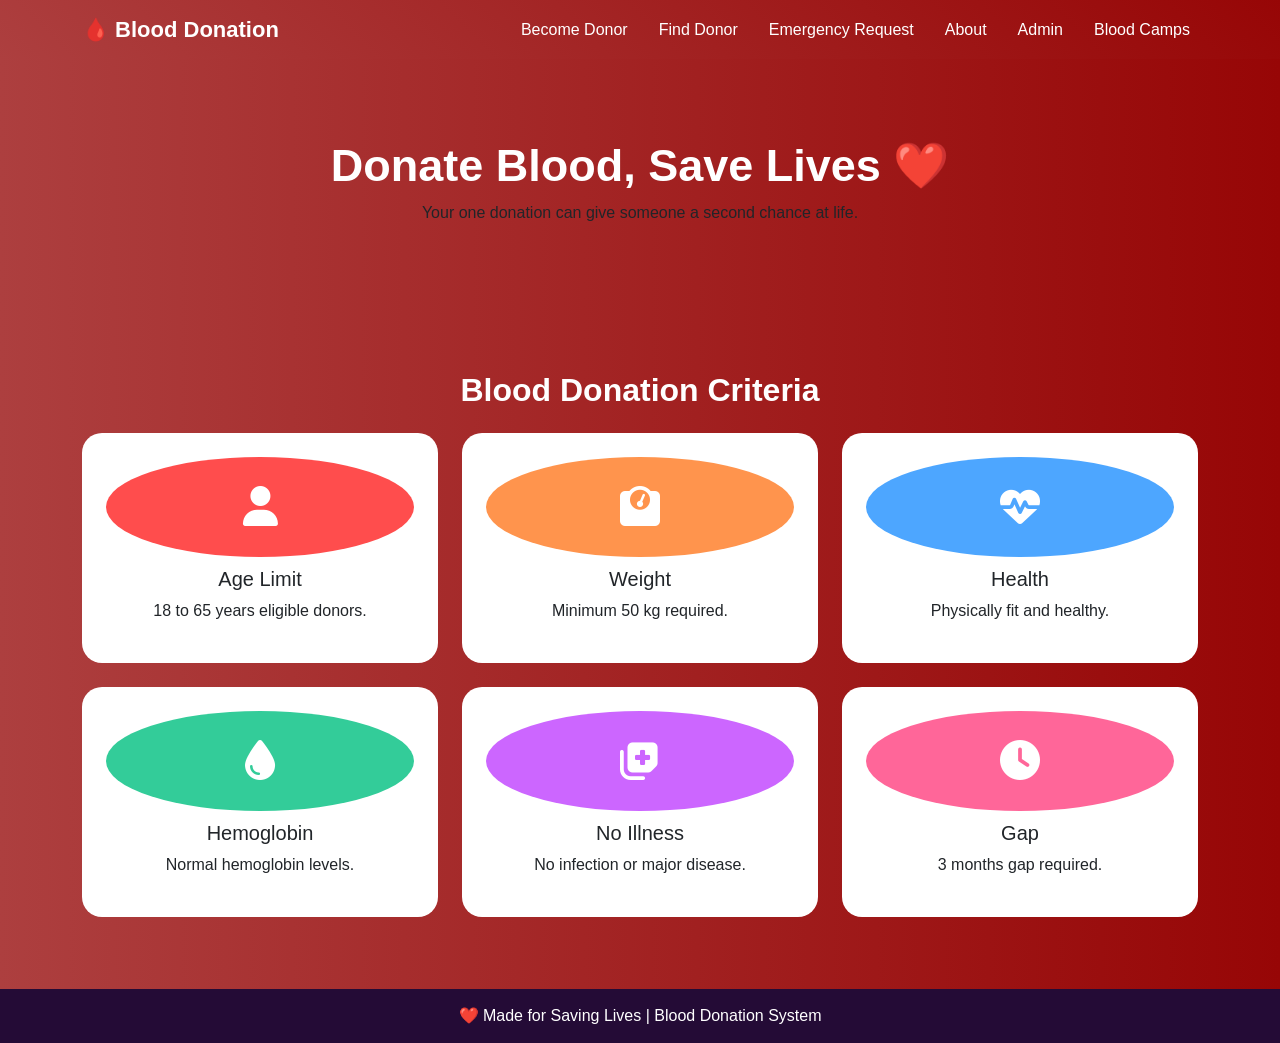
<file: about.html>
<!DOCTYPE html>
<html lang="en">
<head>
<meta charset="UTF-8">
<meta name="viewport" content="width=device-width, initial-scale=1.0">

<title>Blood Donation</title>

<!-- Bootstrap -->
<link href="https://cdn.jsdelivr.net/npm/bootstrap@5.3.2/dist/css/bootstrap.min.css" rel="stylesheet">

<!-- Font Awesome Icons -->
<link href="https://cdnjs.cloudflare.com/ajax/libs/font-awesome/6.5.0/css/all.min.css" rel="stylesheet">

<!-- AOS Animation -->
<link href="https://unpkg.com/aos@2.3.4/dist/aos.css" rel="stylesheet">

<style>

body {
    background: linear-gradient(to right, #ad3f3f, #970606);
    font-family: 'Segoe UI', sans-serif;
}

/* Navbar */
.navbar {
    background: linear-gradient(45deg, #ad3f3f, #970606);
}

/* Hero */
.hero {
    padding: 80px 0;
    text-align: center;
}

.hero h1 {
    font-size: 45px;
    font-weight: bold;
    color: rgb(255, 255, 255);
}

/* Cards */
.card {
    border: none;
    border-radius: 20px;
    transition: 0.4s;
    overflow: hidden;
}

.card:hover {
    transform: translateY(-10px) scale(1.03);
    box-shadow: 0px 10px 30px rgba(0,0,0,0.2);
}

/* Icon style */
.icon-box {
    font-size: 40px;
    color: white;
    padding: 20px;
    border-radius: 50%;
    display: inline-block;
    margin-bottom: 10px;
}

/* Different colors */
.bg1 { background: #ff4d4d; }
.bg2 { background: #ff944d; }
.bg3 { background: #4da6ff; }
.bg4 { background: #33cc99; }
.bg5 { background: #cc66ff; }
.bg6 { background: #ff6699; }

/* Section title */
.section-title {
    text-align: center;
    margin-top: 50px;
    color: #ffffff;
    font-weight: bold;
}

/* Footer */
footer {
    background: #240b36;
    color: white;
    padding: 15px;
}

</style>
</head>

<body>

<!-- 🔴 NAVBAR -->
<nav class="navbar navbar-expand-lg navbar-dark">
  <div class="container">
  <a class="navbar-brand" href="/">🩸 Blood Donation</a>
    <button class="navbar-toggler" data-bs-toggle="collapse" data-bs-target="#nav">
      <span class="navbar-toggler-icon"></span>
    </button>

    <div class="collapse navbar-collapse" id="nav">
        <ul class="navbar-nav ms-auto">
        <a class="nav-link" href="/register">Become Donor</a>
        <a class="nav-link" href="/search">Find Donor</a>
        <a class="nav-link" href="/request">Emergency Request</a>
        <a class="nav-link" href="/about">About</a>
        <a class="nav-link" href="/admin-login">Admin</a>
        <a class="nav-link" href="/camps">Blood Camps</a>
        </ul>
    </div>
  </div>
</nav>

<style>
    /* NAVBAR */



.navbar-brand{
font-weight:600;
font-size:22px;
}

.nav-link{
color:white !important;
margin-left:15px;
}

.nav-link:hover{
text-decoration:underline;
}

</style>
<!-- 🌟 HERO -->
<div class="hero">
    <h1 data-aos="fade-up">Donate Blood, Save Lives ❤️</h1>
    <p data-aos="fade-up" data-aos-delay="200">
        Your one donation can give someone a second chance at life.
    </p>
</div>

<!-- ❤️ CRITERIA -->
<div class="container">
    <h2 class="section-title" data-aos="fade-up">Blood Donation Criteria</h2>

    <div class="row mt-4">

        <!-- Card -->
        <div class="col-md-4 mb-4" data-aos="zoom-in">
            <div class="card text-center p-4">
                <div class="icon-box bg1"><i class="fa-solid fa-user"></i></div>
                <h5>Age Limit</h5>
                <p>18 to 65 years eligible donors.</p>
            </div>
        </div>

        <div class="col-md-4 mb-4" data-aos="zoom-in" data-aos-delay="100">
            <div class="card text-center p-4">
                <div class="icon-box bg2"><i class="fa-solid fa-weight-scale"></i></div>
                <h5>Weight</h5>
                <p>Minimum 50 kg required.</p>
            </div>
        </div>

        <div class="col-md-4 mb-4" data-aos="zoom-in" data-aos-delay="200">
            <div class="card text-center p-4">
                <div class="icon-box bg3"><i class="fa-solid fa-heart-pulse"></i></div>
                <h5>Health</h5>
                <p>Physically fit and healthy.</p>
            </div>
        </div>

        <div class="col-md-4 mb-4" data-aos="zoom-in">
            <div class="card text-center p-4">
                <div class="icon-box bg4"><i class="fa-solid fa-droplet"></i></div>
                <h5>Hemoglobin</h5>
                <p>Normal hemoglobin levels.</p>
            </div>
        </div>

        <div class="col-md-4 mb-4" data-aos="zoom-in" data-aos-delay="100">
            <div class="card text-center p-4">
                <div class="icon-box bg5"><i class="fa-solid fa-notes-medical"></i></div>
                <h5>No Illness</h5>
                <p>No infection or major disease.</p>
            </div>
        </div>

        <div class="col-md-4 mb-4" data-aos="zoom-in" data-aos-delay="200">
            <div class="card text-center p-4">
                <div class="icon-box bg6"><i class="fa-solid fa-clock"></i></div>
                <h5>Gap</h5>
                <p>3 months gap required.</p>
            </div>
        </div>

    </div>
</div>

<!-- 🔻 FOOTER -->
<footer class="text-center mt-5">
    ❤️ Made for Saving Lives | Blood Donation System
</footer>

<!-- JS -->
<script src="https://cdn.jsdelivr.net/npm/bootstrap@5.3.2/dist/js/bootstrap.bundle.min.js"></script>

<!-- AOS Animation -->
<script src="https://unpkg.com/aos@2.3.4/dist/aos.js"></script>

<script>
AOS.init();
</script>

</body>
</html>
</file>
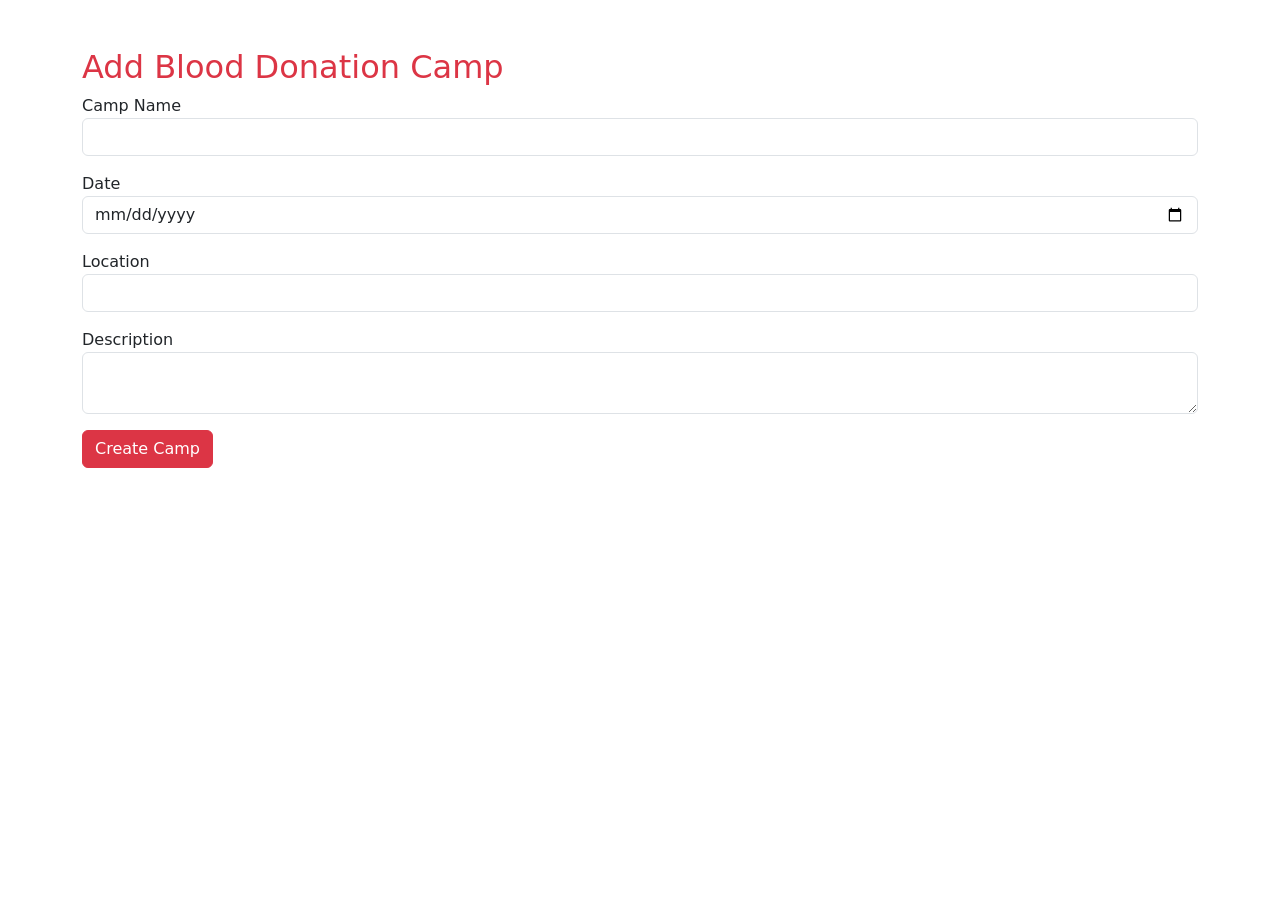
<file: add_camps.html>
<!DOCTYPE html>
<html>
<head>

<title>Add Blood Camp</title>

<link href="https://cdn.jsdelivr.net/npm/bootstrap@5.3.2/dist/css/bootstrap.min.css" rel="stylesheet">

</head>

<body>

<div class="container mt-5">

<h2 class="text-danger">Add Blood Donation Camp</h2>

<form method="POST">

<div class="mb-3">
<label>Camp Name</label>
<input type="text" name="camp_name" class="form-control" required>
</div>

<div class="mb-3">
<label>Date</label>
<input type="date" name="camp_date" class="form-control" required>
</div>

<div class="mb-3">
<label>Location</label>
<input type="text" name="location" class="form-control" required>
</div>

<div class="mb-3">
<label>Description</label>
<textarea name="description" class="form-control"></textarea>
</div>

<button class="btn btn-danger">Create Camp</button>

</form>

</div>


</body>
</html>
</file>
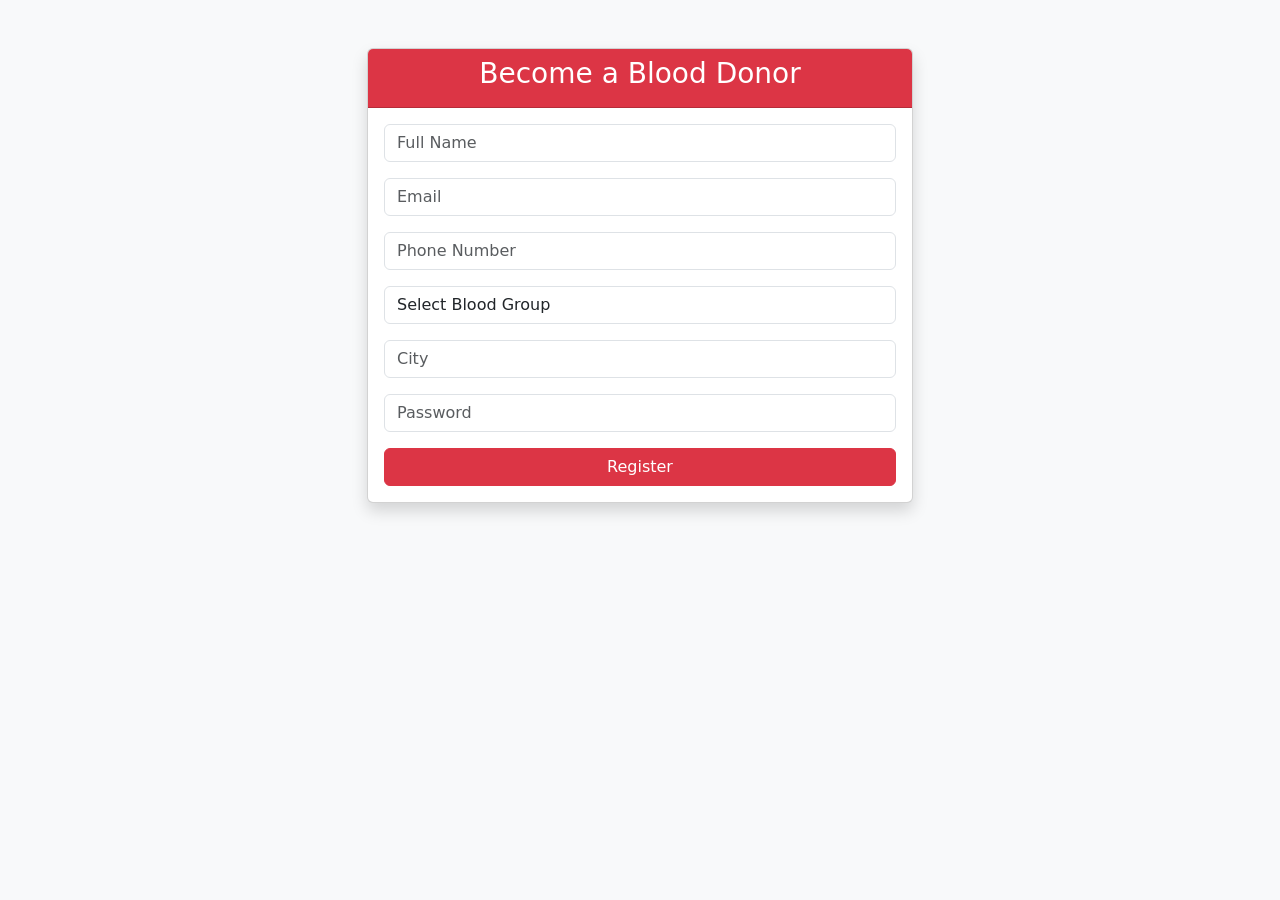
<file: register.html>
<!DOCTYPE html>

<html>
<head>
<title>Become a Donor</title>
<link href="https://cdn.jsdelivr.net/npm/bootstrap@5.3.2/dist/css/bootstrap.min.css" rel="stylesheet">
</head>

<body class="bg-light">

<div class="container mt-5">
<div class="row justify-content-center">
<div class="col-md-6">

<div class="card shadow">
<div class="card-header bg-danger text-white text-center">
<h3>Become a Blood Donor</h3>
</div>

<div class="card-body">

<form method="POST">

<input type="text" name="name" class="form-control mb-3" placeholder="Full Name" required>

<input type="email" name="email" class="form-control mb-3" placeholder="Email">

<input type="text" name="phone" class="form-control mb-3" placeholder="Phone Number">

<select name="blood" class="form-control mb-3">

<option value="">Select Blood Group</option>
<option>A+</option>
<option>A-</option>
<option>B+</option>
<option>B-</option>
<option>O+</option>
<option>O-</option>
<option>AB+</option>
<option>AB-</option>

</select>

<input type="text" name="location" class="form-control mb-3" placeholder="City">

<input type="password" name="password" class="form-control mb-3" placeholder="Password">

<button class="btn btn-danger w-100">Register</button>

</form>
<script>

function getLocation() {

navigator.geolocation.getCurrentPosition(function(position){

document.getElementById("lat").value = position.coords.latitude;
document.getElementById("lon").value = position.coords.longitude;

});

}

</script>


</div>
</div>

</div>
</div>
</div>

</body>
</html>
</file>
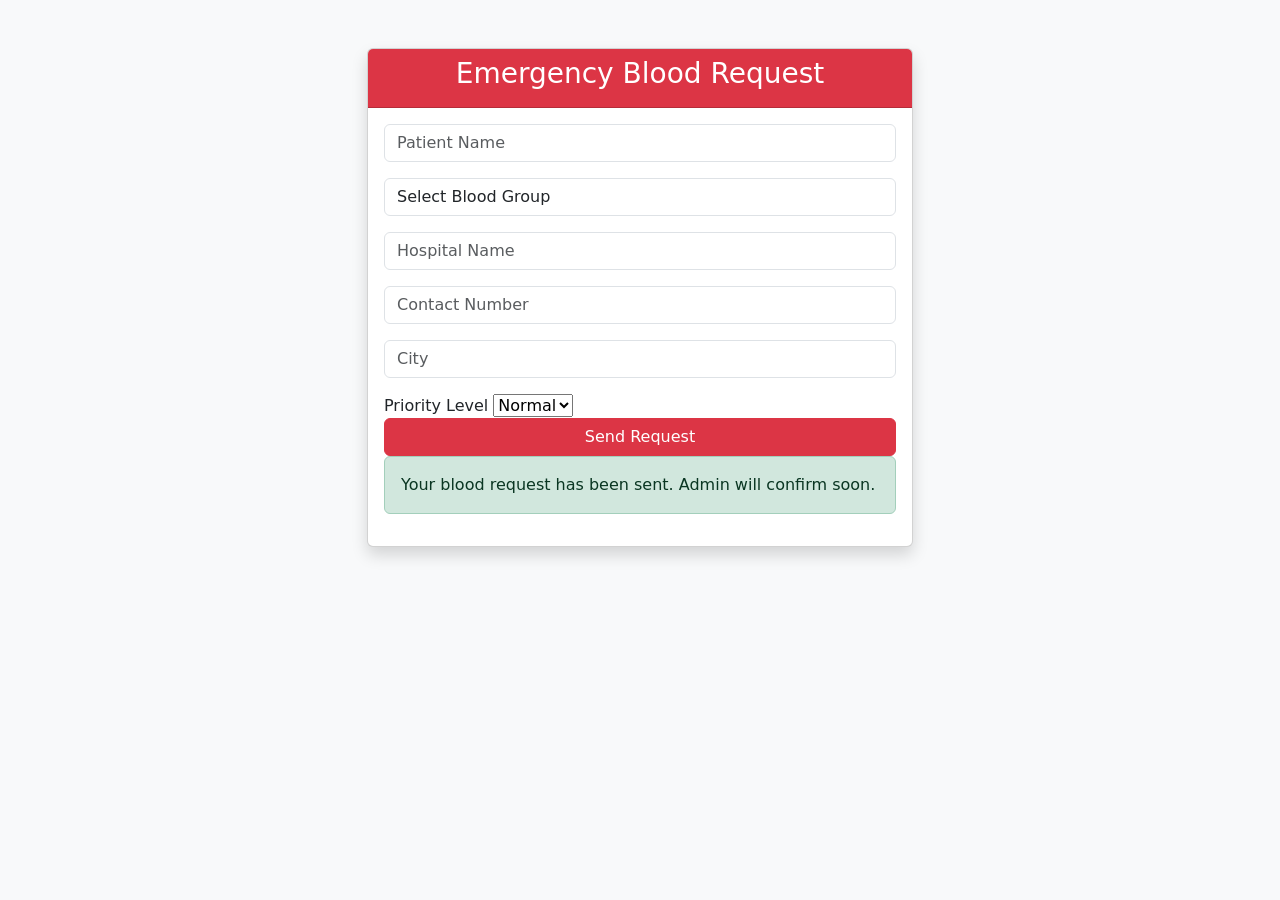
<file: request.html>
<!DOCTYPE html>

<html>
<head>
<title>Emergency Blood Request</title>
<link href="https://cdn.jsdelivr.net/npm/bootstrap@5.3.2/dist/css/bootstrap.min.css" rel="stylesheet">
</head>

<body class="bg-light">

<div class="container mt-5">

<div class="row justify-content-center">
<div class="col-md-6">

<div class="card shadow">

<div class="card-header bg-danger text-white text-center">
<h3>Emergency Blood Request</h3>
</div>

<div class="card-body">

<form method="POST">

<input type="text" name="name" class="form-control mb-3" placeholder="Patient Name">

<select name="blood" class="form-control mb-3">

<option>Select Blood Group</option>
<option>A+</option>
<option>A-</option>
<option>B+</option>
<option>B-</option>
<option>O+</option>
<option>O-</option>
<option>AB+</option>
<option>AB-</option>

</select>

<input type="text" name="hospital" class="form-control mb-3" placeholder="Hospital Name">

<input type="text" name="contact" class="form-control mb-3" placeholder="Contact Number">

<input type="text" name="location" class="form-control mb-3" placeholder="City">
<label>Priority Level</label>

<select name="priority" required>

<option value="Normal">Normal</option>
<option value="Urgent">Urgent</option>
<option value="Critical">Critical</option>

</select>

<button class="btn btn-danger w-100">Send Request</button>

</form>
<div class="alert alert-success">
Your blood request has been sent. Admin will confirm soon.
</div>
</div>

</div>

</div>
</div>

</div>

</body>
</html>
</file>
